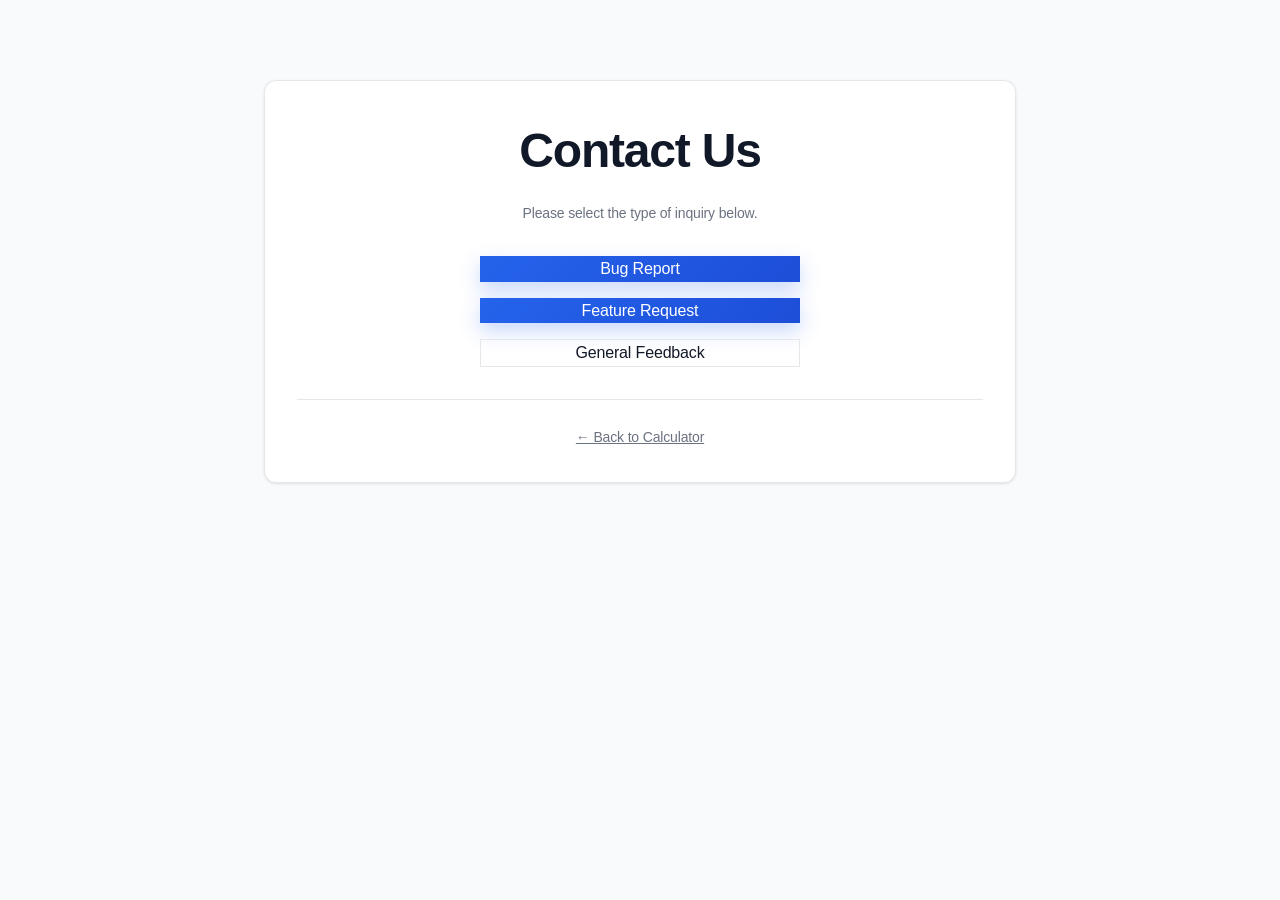
<file: contact.html>
<!DOCTYPE html>
<html lang="en">
<head>
    <meta charset="UTF-8">
    <meta name="viewport" content="width=device-width, initial-scale=1.0">
    <!-- Google tag (gtag.js) -->
    <script async src="https://www.googletagmanager.com/gtag/js?id=G-1VDXWTL2CJ"></script>
    <script>
      window.dataLayer = window.dataLayer || [];
      function gtag(){dataLayer.push(arguments);}
      gtag('js', new Date());

      gtag('config', 'G-1VDXWTL2CJ');
    </script>
    <!-- Favicon -->
    <link rel="icon" type="image/svg+xml" href="favicon.svg">
    <link rel="apple-touch-icon" href="favicon.svg">
    <title>Contact Us — Rivlosys Tools</title>
    <meta name="robots" content="noindex">
    <link rel="stylesheet" href="style.css">
</head>
<body class="light-mode">
    <main class="container" style="padding-top: 5rem; text-align: center;">
        <div class="card">
            <h1>Contact Us</h1>
            <p class="muted" style="margin-bottom: 2rem;">Please select the type of inquiry below.</p>
            <div style="display: flex; flex-direction: column; gap: 1rem; max-width: 320px; margin: 0 auto;">
                <a href="mailto:helpinbx@gmail.com?subject=Bug Report" class="primary-btn" style="text-decoration:none;">Bug Report</a>
                <a href="mailto:helpinbx@gmail.com?subject=Feature Request" class="primary-btn" style="text-decoration:none;">Feature Request</a>
                <a href="mailto:helpinbx@gmail.com?subject=General Feedback" class="secondary-btn" style="text-decoration:none;">General Feedback</a>
            </div>
            <div style="margin-top: 2rem; border-top: 1px solid var(--border); padding-top: 1.5rem;">
                <a href="index.html" class="muted">← Back to Calculator</a>
            </div>
        </div>
    </main>
</body>
</html>
</file>
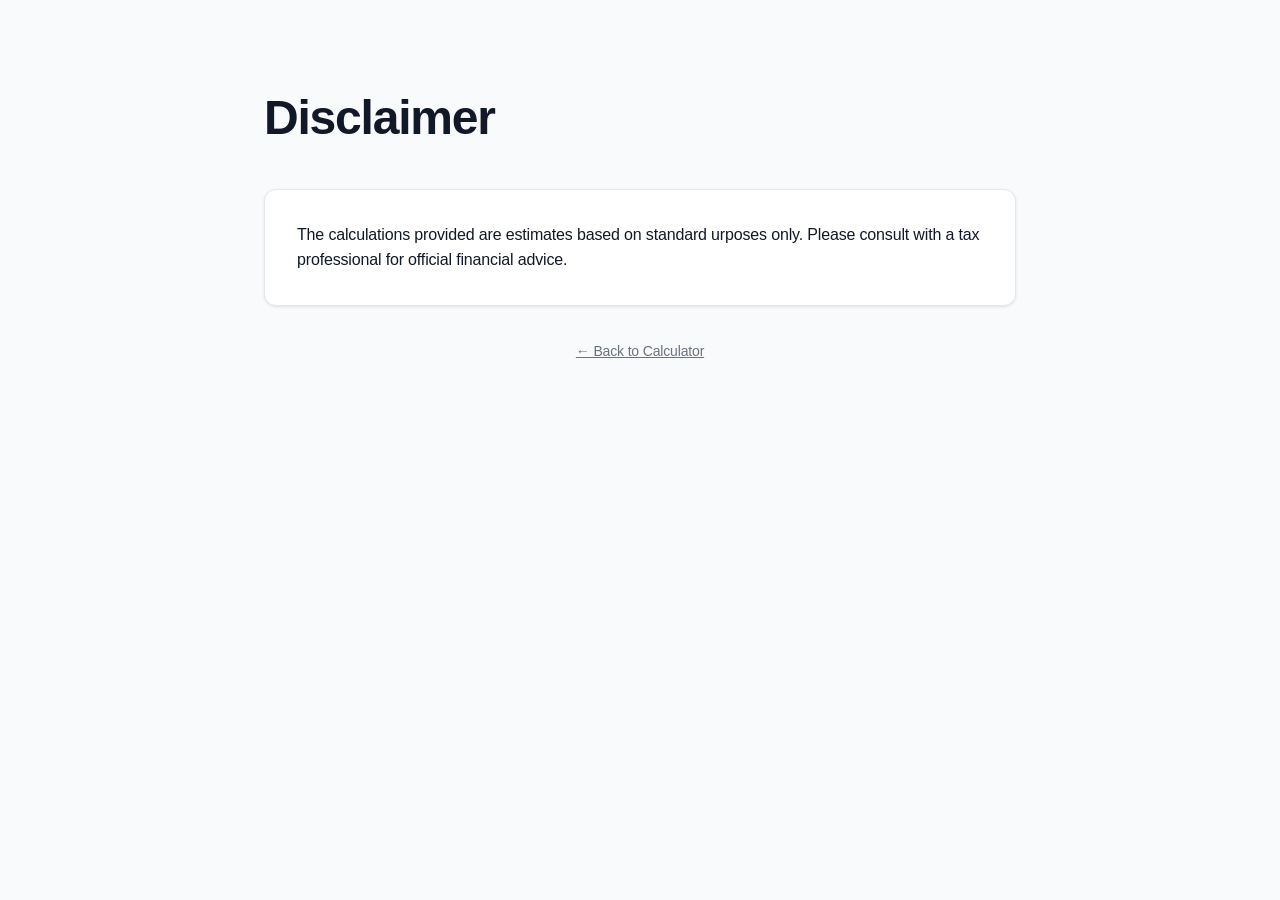
<file: disclaimer.html>
<!DOCTYPE html>
<html lang="en">
<head>
    <meta charset="UTF-8">
    <meta name="viewport" content="width=device-width, initial-scale=1.0">
    <!-- Google tag (gtag.js) -->
    <script async src="https://www.googletagmanager.com/gtag/js?id=G-1VDXWTL2CJ"></script>
    <script>
      window.dataLayer = window.dataLayer || [];
      function gtag(){dataLayer.push(arguments);}
      gtag('js', new Date());

      gtag('config', 'G-1VDXWTL2CJ');
    </script>
    <!-- Favicon -->
    <link rel="icon" type="image/svg+xml" href="favicon.svg">
    <link rel="apple-touch-icon" href="favicon.svg">
    <title>Disclaimer — usecos</title>
    <meta name="robots" content="noindex">
    <link rel="stylesheet" href="style.css">
</head>
<body class="light-mode">
    <main class="container" style="padding: 5rem 1.5rem;">
        <h1>Disclaimer</h1>
        <div class="card" style="margin-top: 2rem;">
            <p>The calculations provided are estimates based on standard urposes only. Please consult with a tax professional for official financial advice.</p>
        </div>
        <div style="margin-top: 2rem; text-align: center;">
            <a href="index.html" class="muted">← Back to Calculator</a>
        </div>
    </main>
</body>
</html>
</file>
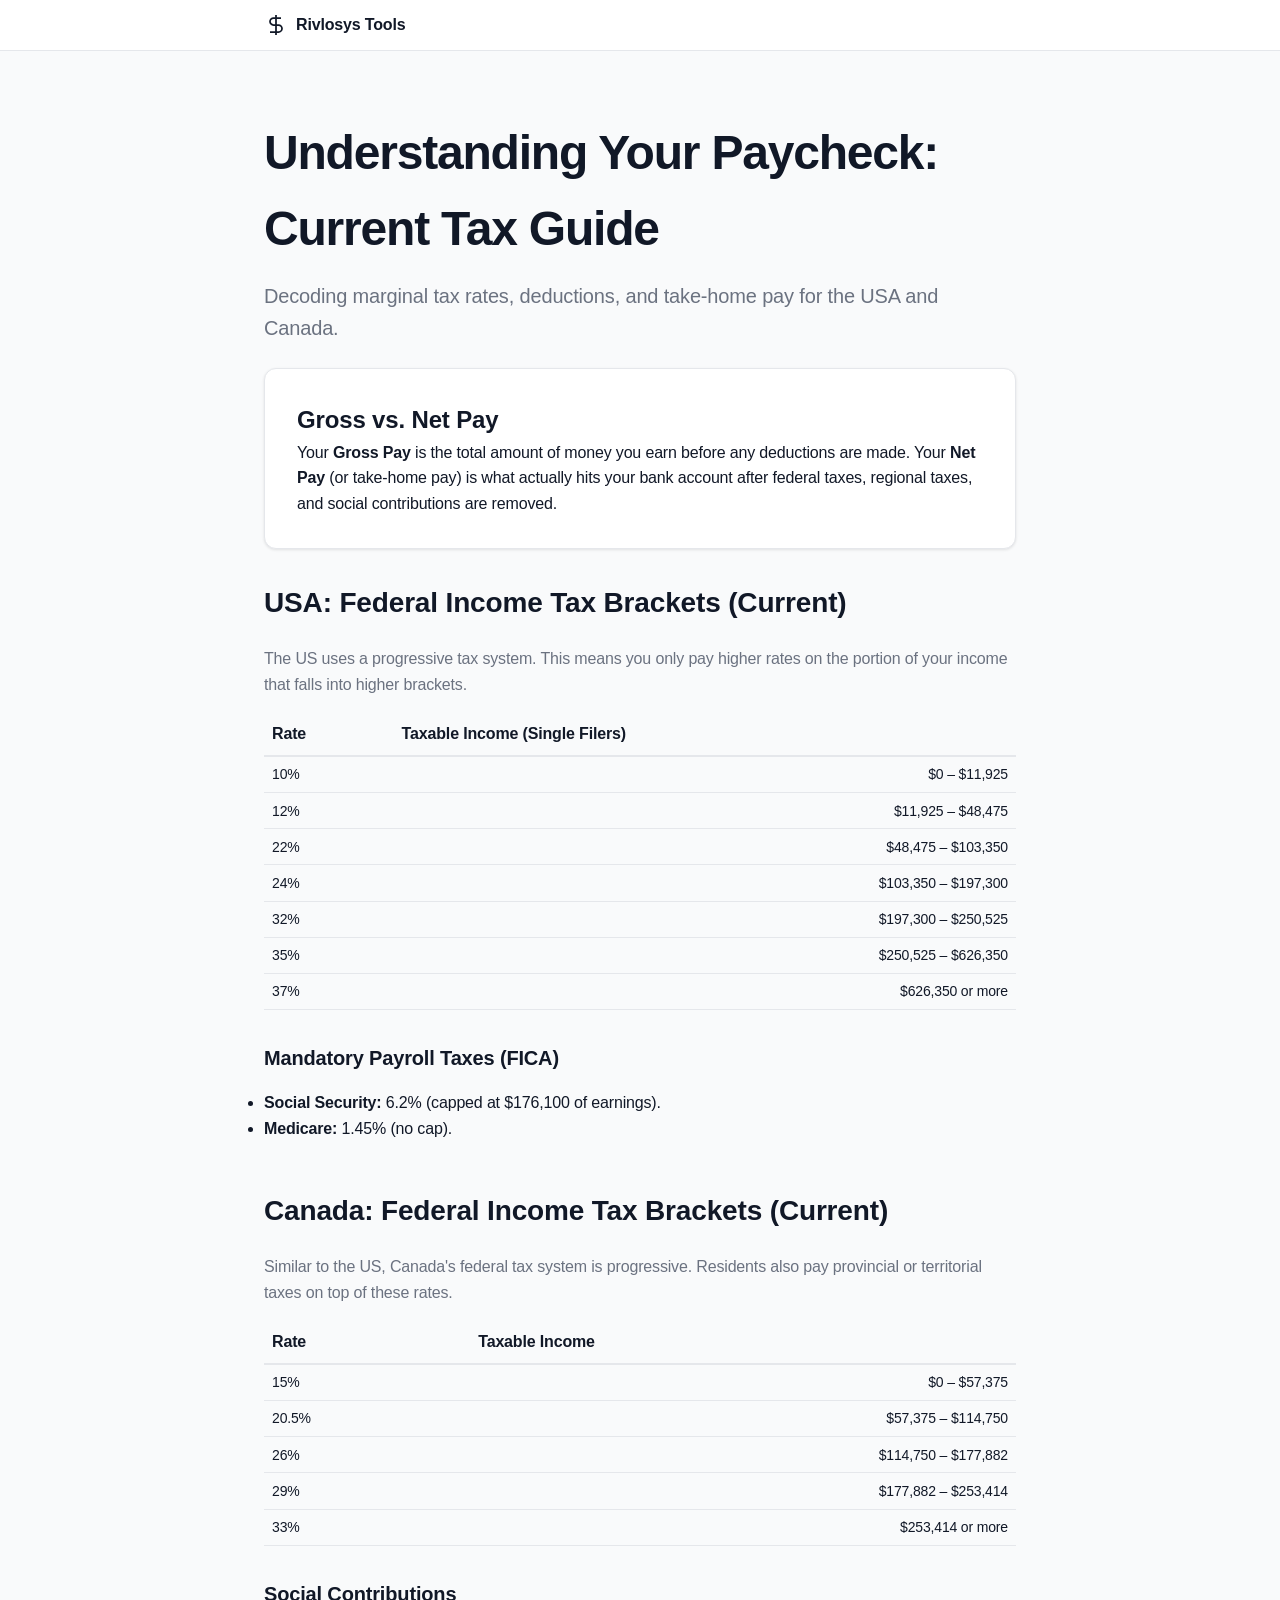
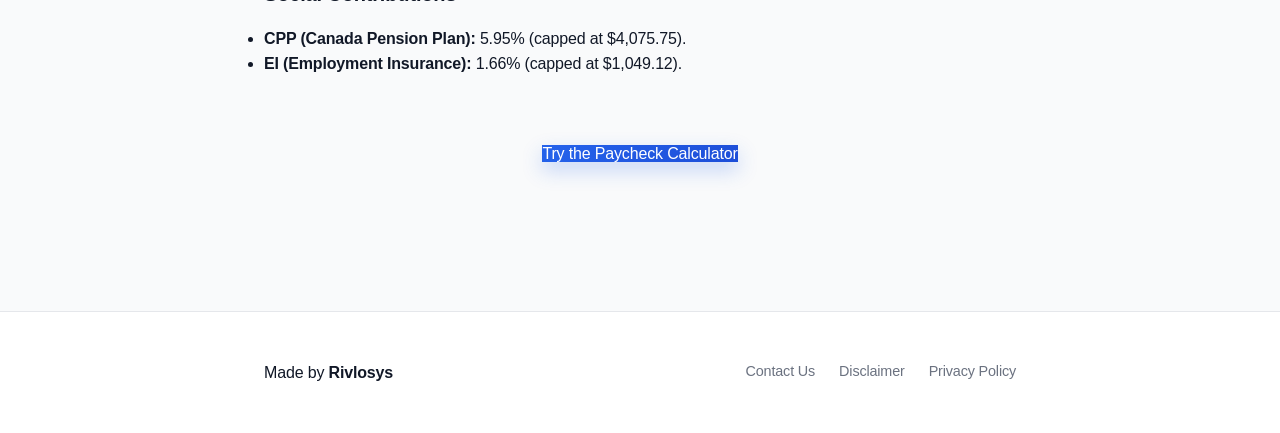
<file: guide.html>
<!DOCTYPE html>
<html lang="en">
<head>
    <meta charset="UTF-8">
    <meta name="viewport" content="width=device-width, initial-scale=1.0">
    <!-- Google tag (gtag.js) -->
    <script async src="https://www.googletagmanager.com/gtag/js?id=G-1VDXWTL2CJ"></script>
    <script>
      window.dataLayer = window.dataLayer || [];
      function gtag(){dataLayer.push(arguments);}
      gtag('js', new Date());
      gtag('config', 'G-1VDXWTL2CJ');
    </script>
    <!-- Favicon -->
    <link rel="icon" type="image/svg+xml" href="favicon.svg">
    <link rel="apple-touch-icon" href="favicon.svg">
    <title>Tax Brackets Guide: USA & Canada Paycheck Explained</title>
    <meta name="description" content="Master your money with our guide to tax brackets in the USA and Canada. Learn how marginal tax rates, FICA, CPP, and EI impact your take-home pay.">
    <meta name="robots" content="index, follow">
    <link rel="canonical" href="https://pay.usecos.app/guide.html">
    <link rel="stylesheet" href="style.css">

    <script type="application/ld+json">
    {
      "@context": "https://schema.org",
      "@type": "Article",
      "headline": "Understanding Your Paycheck: The 2026 Guide to Tax Brackets",
      "description": "A comprehensive guide to understanding how federal and regional taxes are calculated in the United States and Canada.",
      "author": {
        "@type": "Organization",
        "name": "Rivlosys Tools"
      },
      "publisher": {
        "@type": "Organization",
        "name": "Rivlosys Tools",
        "logo": {
          "@type": "ImageObject",
          "url": "https://pay.usecos.app/favicon.svg"
        }
      },
      "datePublished": "2026-01-01"
    }
    </script>
</head>
<body class="light-mode">
    <header>
        <nav class="container">
            <a href="index.html" class="logo" style="text-decoration: none; color: inherit;">
                <svg width="24" height="24" viewBox="0 0 24 24" fill="none" stroke="currentColor" stroke-width="1.75"><path d="M12 2v20M17 5H9.5a3.5 3.5 0 0 0 0 7h5a3.5 3.5 0 0 1 0 7H6"/></svg>
                <span>Rivlosys Tools</span>
            </a>
        </nav>
    </header>

    <main class="container">
        <article class="content-seo">
            <h1>Understanding Your Paycheck: <span class="dynamic-year">Current</span> Tax Guide</h1>
            <p class="hero-sub">Decoding marginal tax rates, deductions, and take-home pay for the USA and Canada.</p>

            <section class="card" style="margin-bottom: 2rem;">
                <h2 id="how-to-read">Gross vs. Net Pay</h2>
                <p>Your <strong>Gross Pay</strong> is the total amount of money you earn before any deductions are made. Your <strong>Net Pay</strong> (or take-home pay) is what actually hits your bank account after federal taxes, regional taxes, and social contributions are removed.</p>
            </section>

            <section class="seo-text">
                <h2 id="tax-brackets">USA: Federal Income Tax Brackets (<span class="dynamic-year">Current</span>)</h2>
                <p>The US uses a progressive tax system. This means you only pay higher rates on the portion of your income that falls into higher brackets.</p>
                <table class="breakdown-table" style="max-width: 100%; margin: 1rem 0;">
                    <thead>
                        <tr style="border-bottom: 2px solid var(--border);">
                            <th style="text-align: left; padding: 0.5rem;">Rate</th>
                            <th style="text-align: left; padding: 0.5rem;">Taxable Income (Single Filers)</th>
                        </tr>
                    </thead>
                    <tbody>
                        <tr><td>10%</td><td>$0 – $11,925</td></tr>
                        <tr><td>12%</td><td>$11,925 – $48,475</td></tr>
                        <tr><td>22%</td><td>$48,475 – $103,350</td></tr>
                        <tr><td>24%</td><td>$103,350 – $197,300</td></tr>
                        <tr><td>32%</td><td>$197,300 – $250,525</td></tr>
                        <tr><td>35%</td><td>$250,525 – $626,350</td></tr>
                        <tr><td>37%</td><td>$626,350 or more</td></tr>
                    </tbody>
                </table>
                <h3>Mandatory Payroll Taxes (FICA)</h3>
                <ul>
                    <li><strong>Social Security:</strong> 6.2% (capped at $176,100 of earnings).</li>
                    <li><strong>Medicare:</strong> 1.45% (no cap).</li>
                </ul>
            </section>

            <section class="seo-text" style="margin-top: 3rem;">
                <h2>Canada: Federal Income Tax Brackets (<span class="dynamic-year">Current</span>)</h2>
                <p>Similar to the US, Canada's federal tax system is progressive. Residents also pay provincial or territorial taxes on top of these rates.</p>
                <table class="breakdown-table" style="max-width: 100%; margin: 1rem 0;">
                    <thead>
                        <tr style="border-bottom: 2px solid var(--border);">
                            <th style="text-align: left; padding: 0.5rem;">Rate</th>
                            <th style="text-align: left; padding: 0.5rem;">Taxable Income</th>
                        </tr>
                    </thead>
                    <tbody>
                        <tr><td>15%</td><td>$0 – $57,375</td></tr>
                        <tr><td>20.5%</td><td>$57,375 – $114,750</td></tr>
                        <tr><td>26%</td><td>$114,750 – $177,882</td></tr>
                        <tr><td>29%</td><td>$177,882 – $253,414</td></tr>
                        <tr><td>33%</td><td>$253,414 or more</td></tr>
                    </tbody>
                </table>
                <h3>Social Contributions</h3>
                <ul>
                    <li><strong>CPP (Canada Pension Plan):</strong> 5.95% (capped at $4,075.75).</li>
                    <li><strong>EI (Employment Insurance):</strong> 1.66% (capped at $1,049.12).</li>
                </ul>
            </section>

            <div style="text-align: center; margin-top: 4rem;">
                <a href="index.html" class="primary-btn" style="text-decoration: none;">Try the Paycheck Calculator</a>
            </div>
        </article>
    </main>

    <footer>
        <div class="container footer-grid">
            <p>Made by <strong>Rivlosys</strong></p>
            <div class="footer-links">
                <a href="contact.html">Contact Us</a>
                <a href="disclaimer.html">Disclaimer</a>
                <a href="privacy.html">Privacy Policy</a>
            </div>
        </div>
    </footer>
    <script src="app.js"></script>
</body>
</html>
</file>
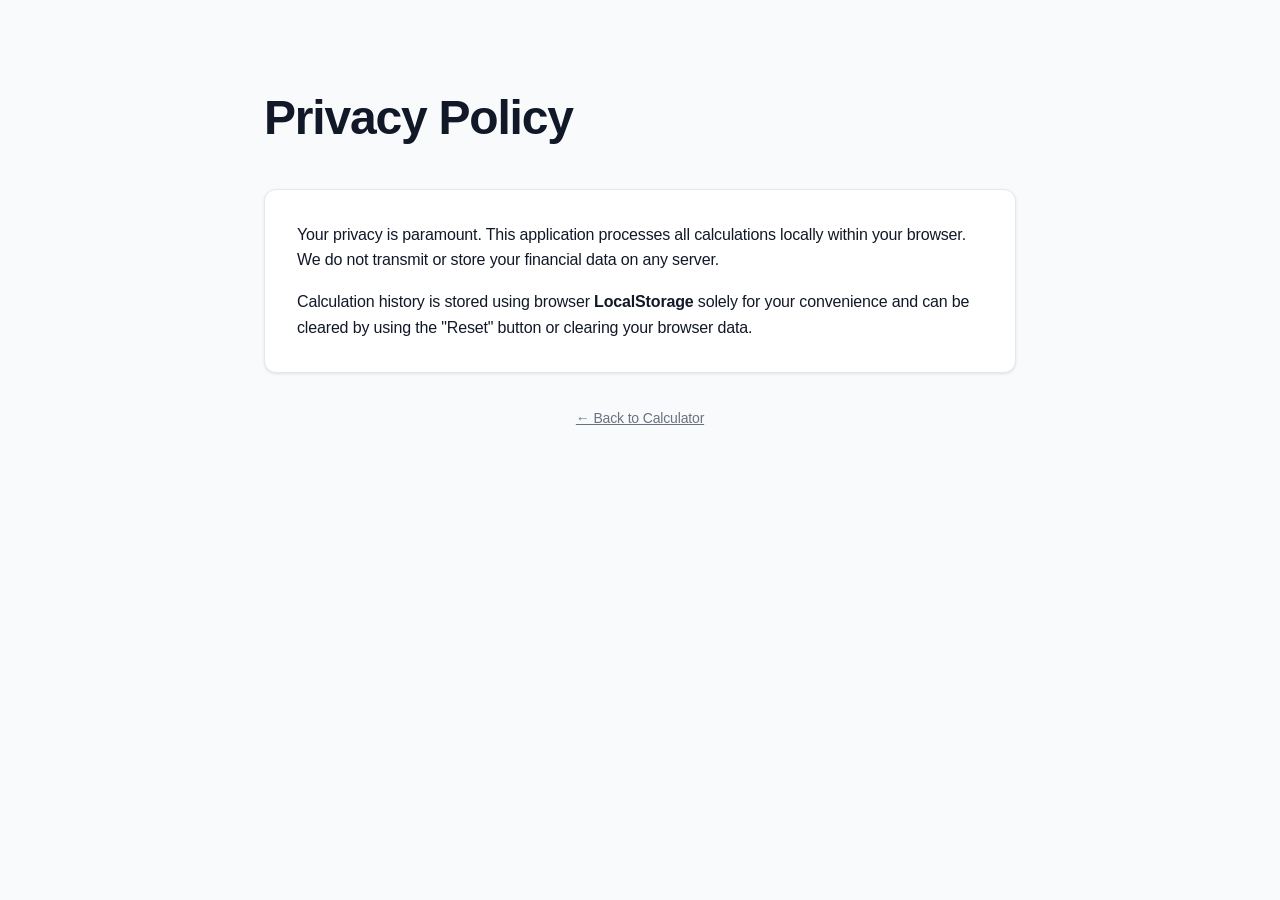
<file: privacy.html>
<!DOCTYPE html>
<html lang="en">
<head>
    <meta charset="UTF-8">
    <meta name="viewport" content="width=device-width, initial-scale=1.0">
    <!-- Google tag (gtag.js) -->
    <script async src="https://www.googletagmanager.com/gtag/js?id=G-1VDXWTL2CJ"></script>
    <script>
      window.dataLayer = window.dataLayer || [];
      function gtag(){dataLayer.push(arguments);}
      gtag('js', new Date());

      gtag('config', 'G-1VDXWTL2CJ');
    </script>
    <!-- Favicon -->
    <link rel="icon" type="image/svg+xml" href="favicon.svg">
    <link rel="apple-touch-icon" href="favicon.svg">
    <title>Privacy Policy — usecos</title>
    <meta name="robots" content="noindex">
    <link rel="stylesheet" href="style.css">
</head>
<body class="light-mode">
    <main class="container" style="padding: 5rem 1.5rem;">
        <h1>Privacy Policy</h1>
        <div class="card" style="margin-top: 2rem;">
            <p>Your privacy is paramount. This application processes all calculations locally within your browser. We do not transmit or store your financial data on any server.</p>
            <p style="margin-top: 1rem;">Calculation history is stored using browser <strong>LocalStorage</strong> solely for your convenience and can be cleared by using the "Reset" button or clearing your browser data.</p>
        </div>
        <div style="margin-top: 2rem; text-align: center;">
            <a href="index.html" class="muted">← Back to Calculator</a>
        </div>
    </main>
</body>
</html>
</file>
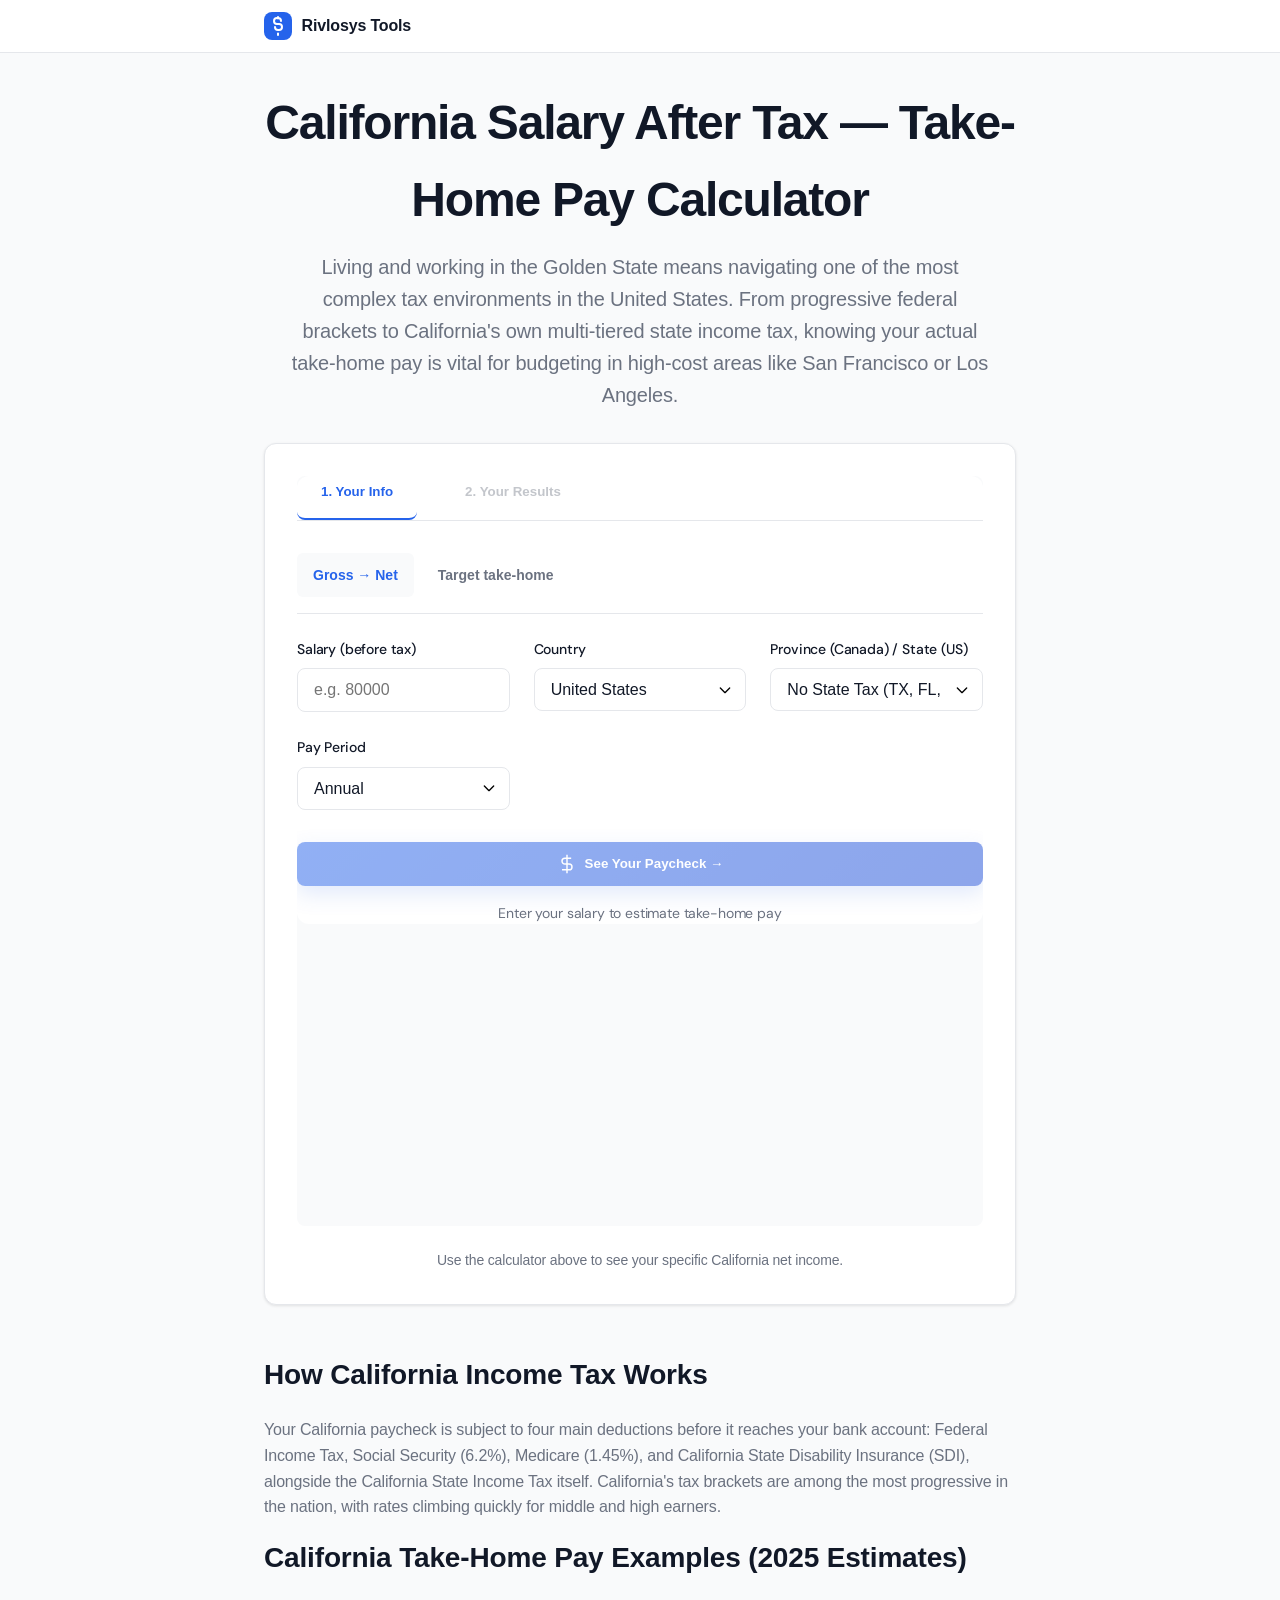
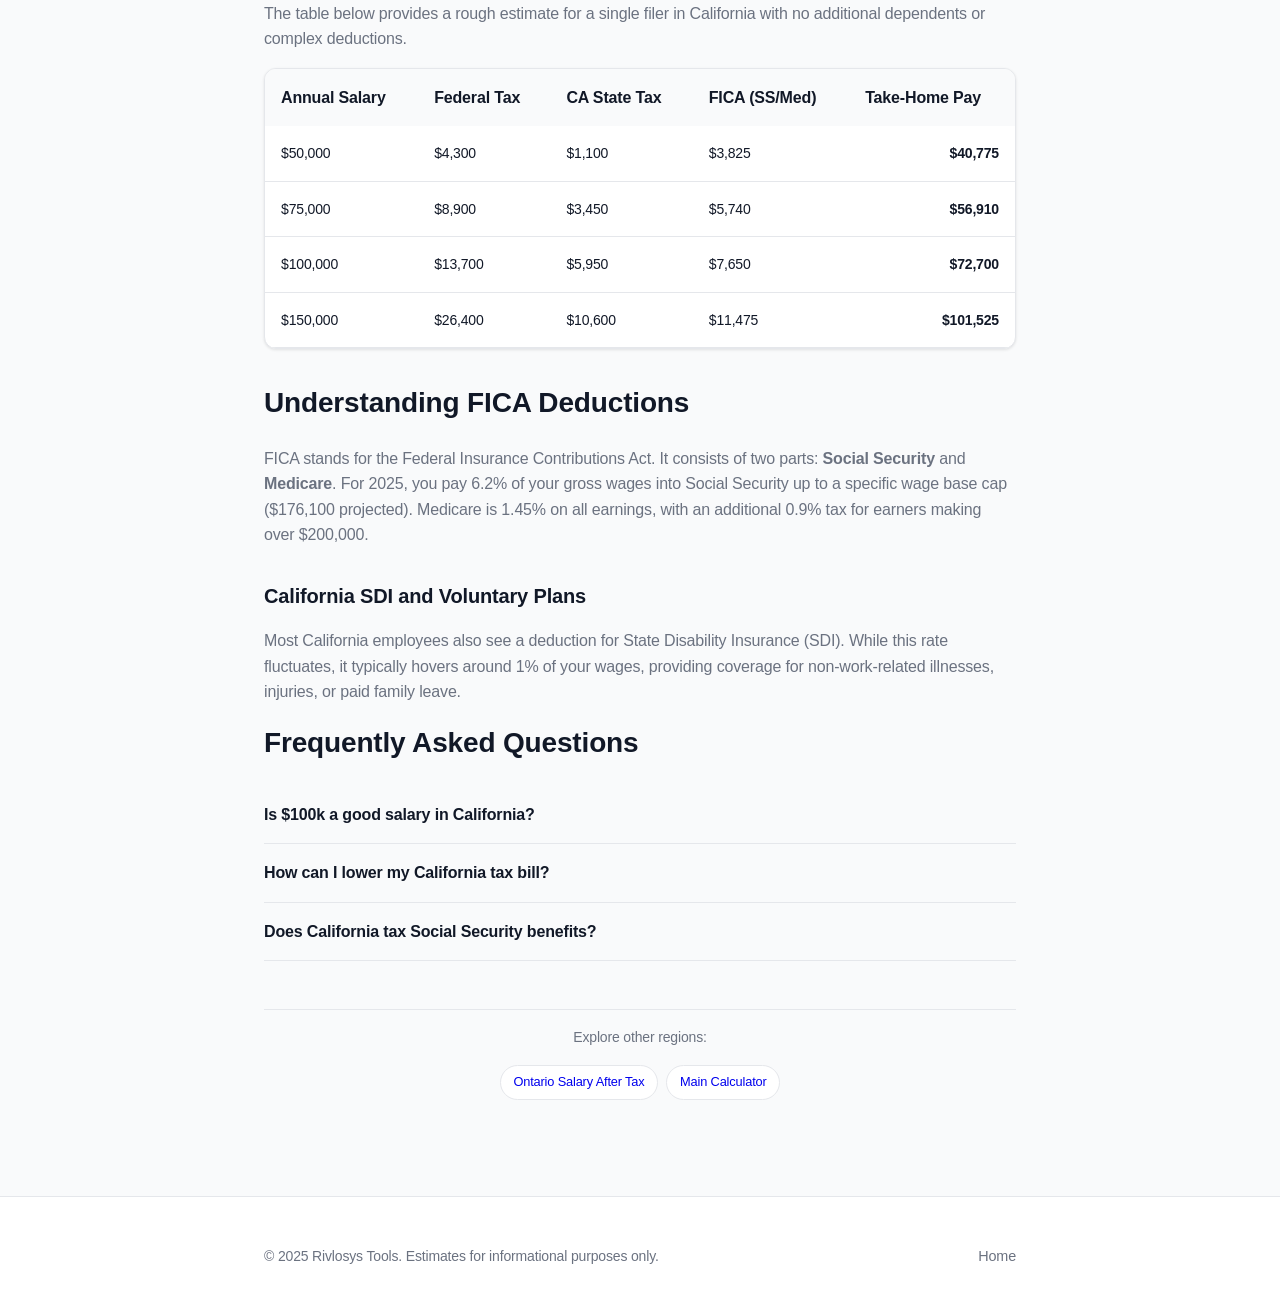
<file: blog/california-salary-after-tax.html>
<!DOCTYPE html>
<html lang="en">
<head>
    <meta charset="UTF-8">
    <meta name="viewport" content="width=device-width, initial-scale=1.0">
    <title>California Salary After Tax — Take-Home Pay Calculator (2025)</title>
    <meta name="description" content="See your California take-home pay for 2025. Calculate your salary after Federal tax, California State tax, Social Security, and Medicare. Free CA paycheck calculator.">
    <link rel="stylesheet" href="../style.css">
    <script type="application/ld+json">
    {
      "@context": "https://schema.org",
      "@type": "FAQPage",
      "mainEntity": [{
        "@type": "Question",
        "name": "What is the standard deduction in California for 2025?",
        "acceptedAnswer": { "@type": "Answer", "text": "For the 2025 tax year, the federal standard deduction for single filers is $15,000 (projected), while California has its own separate standard deduction for state income tax purposes." }
      },
      {
        "@type": "Question",
        "name": "How high is California state income tax?",
        "acceptedAnswer": { "@type": "Answer", "text": "California has some of the highest state income tax rates in the US, ranging from 1% up to 13.3% for the highest earners (including the Mental Health Services Act tax)." }
      }]
    }
    </script>
</head>
<body>
    <header>
        <nav class="container">
            <div class="logo">
                <a href="../index.html" style="text-decoration:none; color:inherit; display:flex; align-items:center; gap:0.6rem;">
                    <svg width="28" height="28" viewBox="0 0 28 28" fill="none" xmlns="http://www.w3.org/2000/svg">
                        <rect width="28" height="28" rx="8" fill="#2563eb"/>
                        <path d="M17 9a3 3 0 0 0-3-3h-1a3 3 0 0 0 0 6h2a3 3 0 0 1 0 6h-1a3 3 0 0 1-3-3M14 5v1.5M14 21.5V23" stroke="white" stroke-width="2" stroke-linecap="round"/>
                    </svg>
                    <span>Rivlosys Tools</span>
                </a>
            </div>
        </nav>
    </header>

    <main class="container">
        <section class="hero" style="padding: 2rem 0;">
            <h1>California Salary After Tax — Take-Home Pay Calculator</h1>
            <p class="hero-sub" style="max-width: 700px; margin: 0 auto;">Living and working in the Golden State means navigating one of the most complex tax environments in the United States. From progressive federal brackets to California's own multi-tiered state income tax, knowing your actual take-home pay is vital for budgeting in high-cost areas like San Francisco or Los Angeles.</p>
        </section>

        <div class="card" style="margin-bottom: 3rem;">
            <iframe src="../index.html?country=USA&region=CA" style="width: 100%; height: 750px; border: none; border-radius: 8px;"></iframe>
            <p class="muted" style="text-align: center; margin-top: 1rem;">Use the calculator above to see your specific California net income.</p>
        </div>

        <article class="seo-text">
            <h2>How California Income Tax Works</h2>
            <p>Your California paycheck is subject to four main deductions before it reaches your bank account: Federal Income Tax, Social Security (6.2%), Medicare (1.45%), and California State Disability Insurance (SDI), alongside the California State Income Tax itself. California's tax brackets are among the most progressive in the nation, with rates climbing quickly for middle and high earners.</p>
            
            <h2>California Take-Home Pay Examples (2025 Estimates)</h2>
            <p>The table below provides a rough estimate for a single filer in California with no additional dependents or complex deductions.</p>
            
            <div class="card" style="overflow-x: auto; padding: 0;">
                <table class="breakdown-table">
                    <thead>
                        <tr style="background: var(--bg);">
                            <th style="padding: 1rem;">Annual Salary</th>
                            <th style="padding: 1rem;">Federal Tax</th>
                            <th style="padding: 1rem;">CA State Tax</th>
                            <th style="padding: 1rem;">FICA (SS/Med)</th>
                            <th style="padding: 1rem;">Take-Home Pay</th>
                        </tr>
                    </thead>
                    <tbody>
                        <tr><td style="padding: 1rem;">$50,000</td><td style="padding: 1rem;">$4,300</td><td style="padding: 1rem;">$1,100</td><td style="padding: 1rem;">$3,825</td><td style="padding: 1rem;"><strong>$40,775</strong></td></tr>
                        <tr><td style="padding: 1rem;">$75,000</td><td style="padding: 1rem;">$8,900</td><td style="padding: 1rem;">$3,450</td><td style="padding: 1rem;">$5,740</td><td style="padding: 1rem;"><strong>$56,910</strong></td></tr>
                        <tr><td style="padding: 1rem;">$100,000</td><td style="padding: 1rem;">$13,700</td><td style="padding: 1rem;">$5,950</td><td style="padding: 1rem;">$7,650</td><td style="padding: 1rem;"><strong>$72,700</strong></td></tr>
                        <tr><td style="padding: 1rem;">$150,000</td><td style="padding: 1rem;">$26,400</td><td style="padding: 1rem;">$10,600</td><td style="padding: 1rem;">$11,475</td><td style="padding: 1rem;"><strong>$101,525</strong></td></tr>
                    </tbody>
                </table>
            </div>

            <h2 style="margin-top: 2rem;">Understanding FICA Deductions</h2>
            <p>FICA stands for the Federal Insurance Contributions Act. It consists of two parts: <strong>Social Security</strong> and <strong>Medicare</strong>. For 2025, you pay 6.2% of your gross wages into Social Security up to a specific wage base cap ($176,100 projected). Medicare is 1.45% on all earnings, with an additional 0.9% tax for earners making over $200,000.</p>

            <h3>California SDI and Voluntary Plans</h3>
            <p>Most California employees also see a deduction for State Disability Insurance (SDI). While this rate fluctuates, it typically hovers around 1% of your wages, providing coverage for non-work-related illnesses, injuries, or paid family leave.</p>

            <h2>Frequently Asked Questions</h2>
            <details>
                <summary>Is $100k a good salary in California?</summary>
                <p>While $100,000 is significantly higher than the national average, in California metros like the Bay Area or Orange County, it is often considered a "middle-class" income due to extremely high rent and cost of living.</p>
            </details>
            <details>
                <summary>How can I lower my California tax bill?</summary>
                <p>Contributing to a 401(k) or a Traditional IRA can reduce your taxable income at both the federal and state levels. California also offers various credits for renters and families with children.</p>
            </details>
            <details>
                <summary>Does California tax Social Security benefits?</summary>
                <p>No, California is one of the states that does not tax Social Security retirement benefits, which is a major plus for retirees living in the state.</p>
            </details>

            <div class="compare-box" style="border-top: 1px solid var(--border); margin-top: 3rem;">
                <p class="muted">Explore other regions:</p>
                <div class="chips-container" style="justify-content: center; margin-top: 1rem;">
                    <a href="ontario-salary-after-tax.html" class="chip" style="text-decoration:none;">Ontario Salary After Tax</a>
                    <a href="../index.html" class="chip" style="text-decoration:none;">Main Calculator</a>
                </div>
            </div>
        </article>
    </main>

    <footer style="margin-top: 5rem;">
        <div class="container footer-grid">
            <p class="muted">© 2025 Rivlosys Tools. Estimates for informational purposes only.</p>
            <div class="footer-links">
                <a href="../index.html">Home</a>
            </div>
        </div>
    </footer>
</body>
</html>
</file>
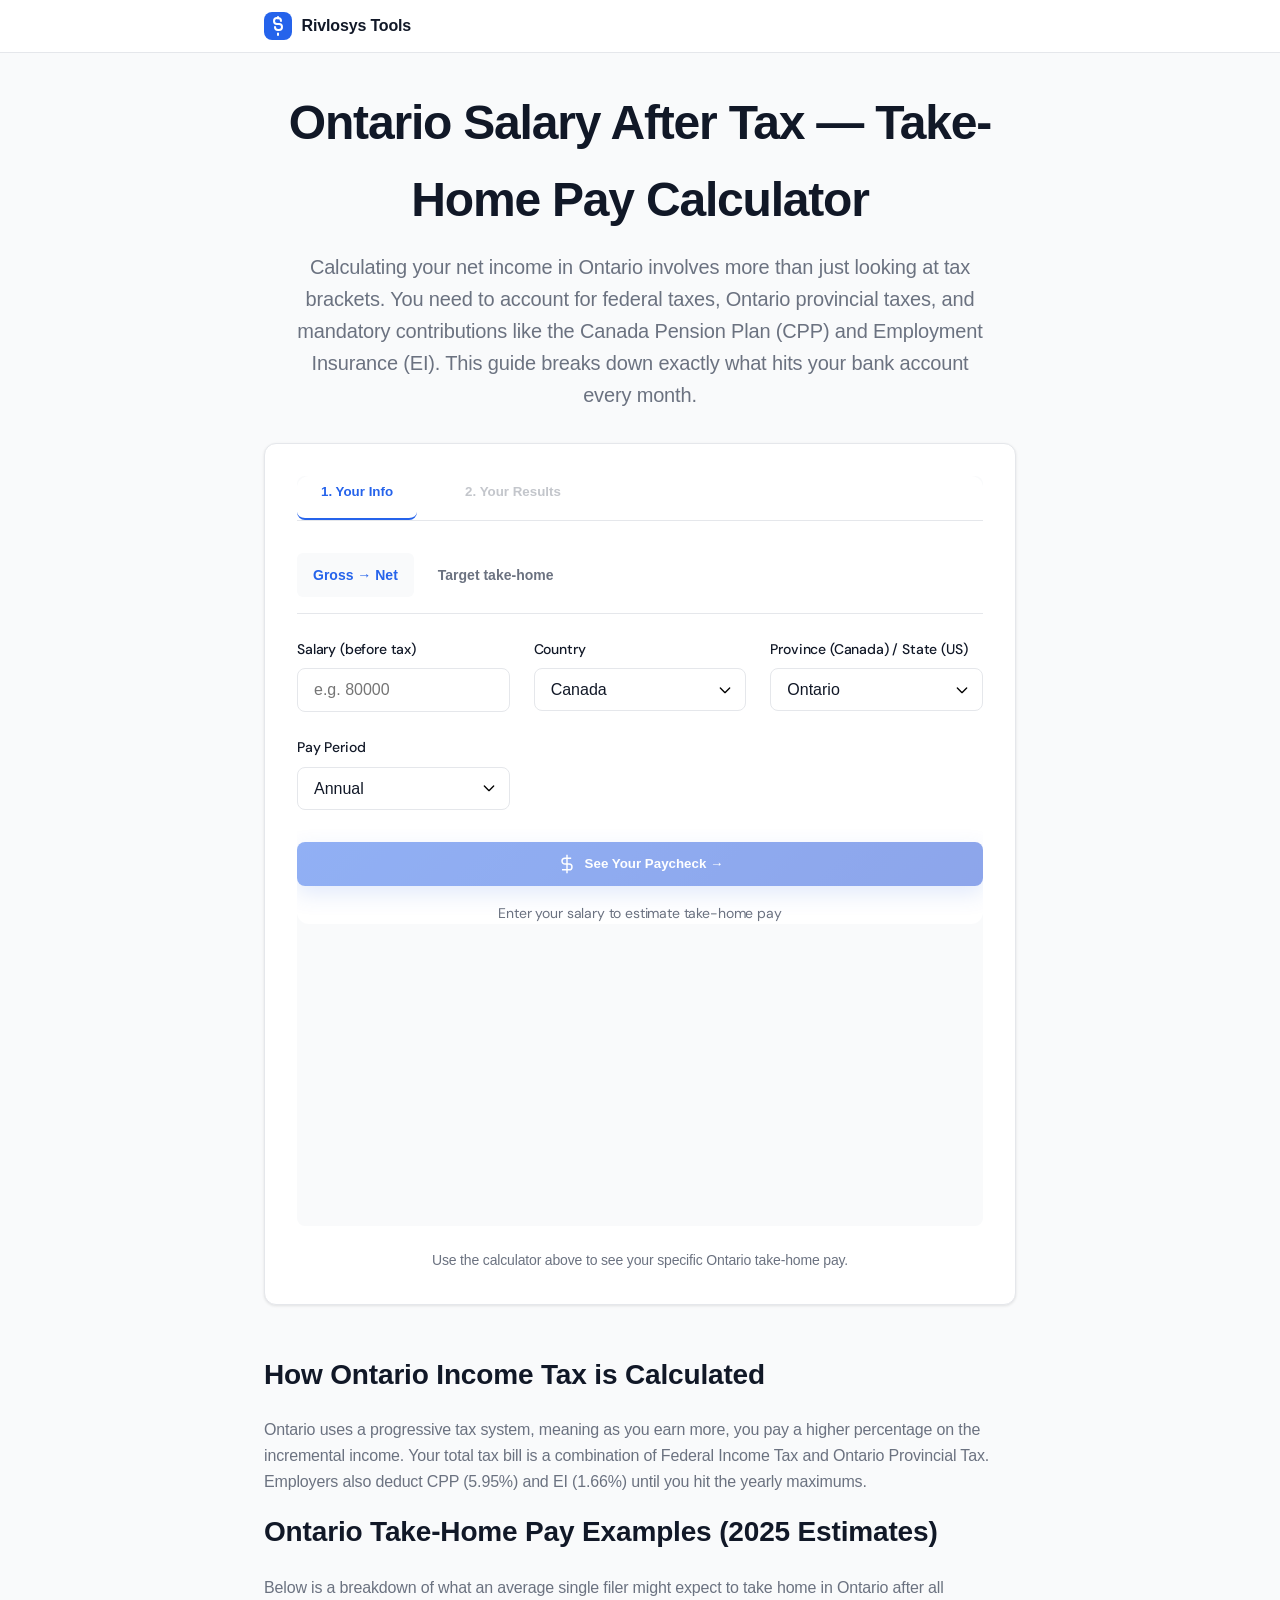
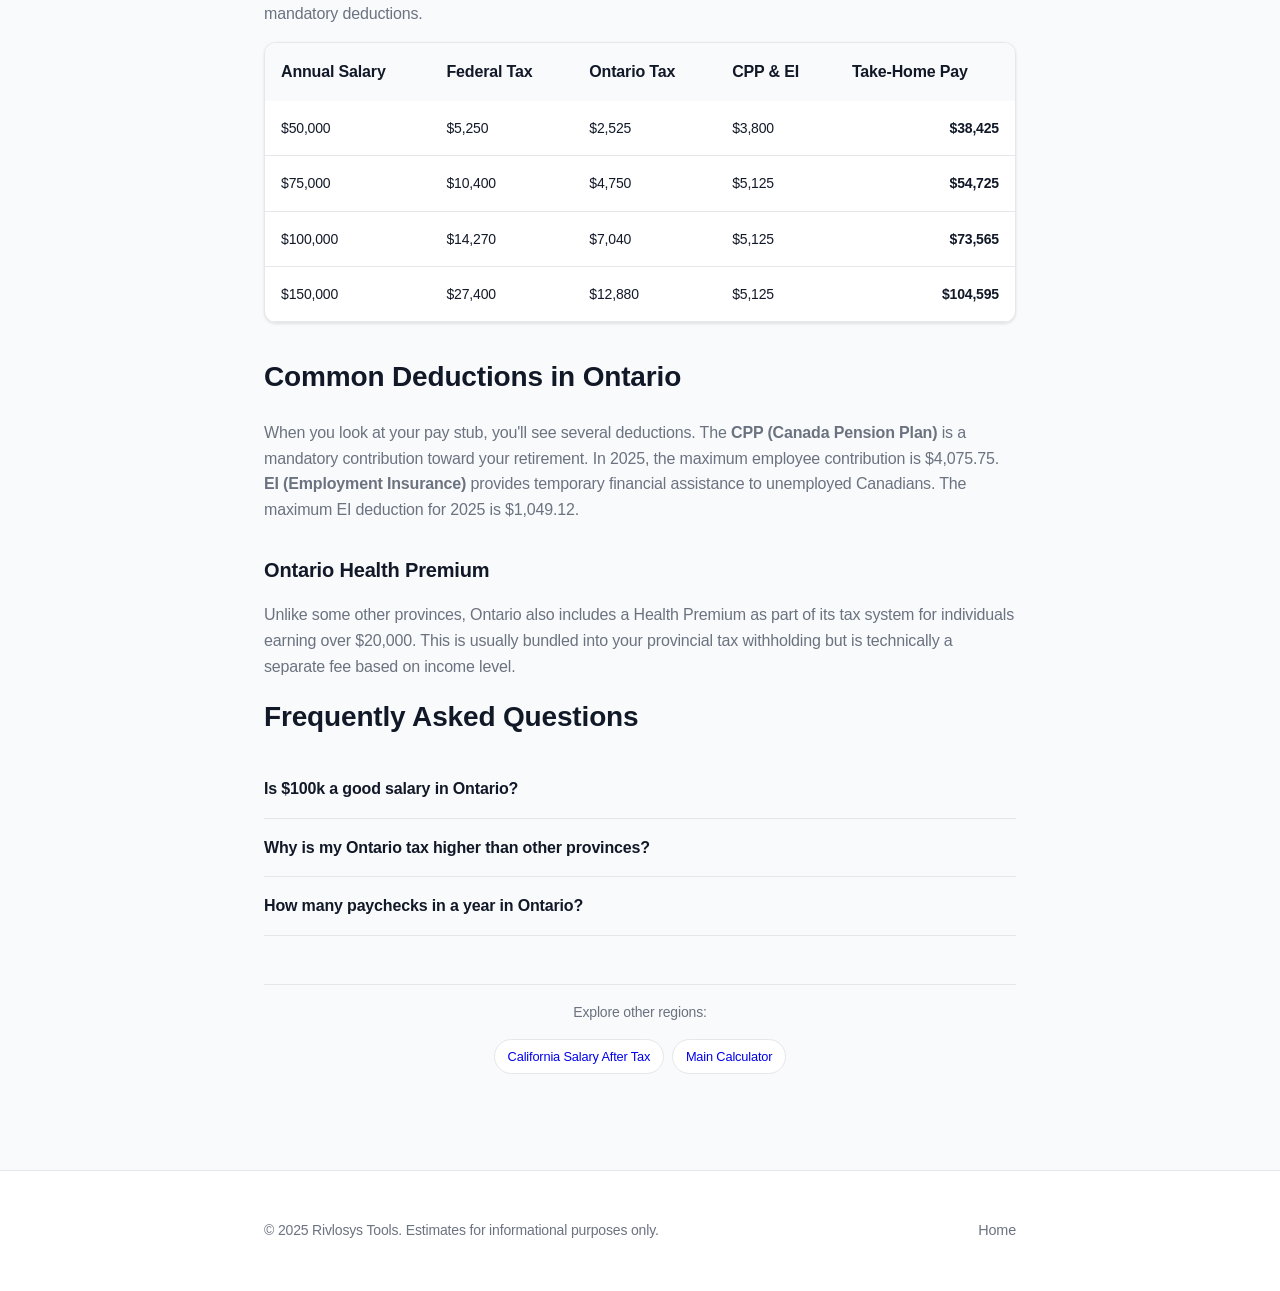
<file: blog/ontario-salary-after-tax.html>
<!DOCTYPE html>
<html lang="en">
<head>
    <meta charset="UTF-8">
    <meta name="viewport" content="width=device-width, initial-scale=1.0">
    <title>Ontario Salary After Tax — Take-Home Pay Calculator (2025)</title>
    <meta name="description" content="Calculate your Ontario take-home pay for 2025. See your salary after federal tax, provincial tax, CPP, and EI. Free Ontario paycheck calculator with examples.">
    <link rel="stylesheet" href="../style.css">
    <script type="application/ld+json">
    {
      "@context": "https://schema.org",
      "@type": "FAQPage",
      "mainEntity": [{
        "@type": "Question",
        "name": "What is the basic personal amount in Ontario for 2025?",
        "acceptedAnswer": { "@type": "Answer", "text": "For 2025, the federal basic personal amount is $15,705, and Ontario's provincial amount is adjusted annually for inflation to help reduce the tax burden on low-income earners." }
      },
      {
        "@type": "Question",
        "name": "How much CPP and EI will I pay in Ontario?",
        "acceptedAnswer": { "@type": "Answer", "text": "In 2025, the CPP contribution rate is 5.95% up to a maximum of $4,075.75. The EI rate is 1.66% up to a maximum of $1,049.12." }
      }]
    }
    </script>
</head>
<body>
    <header>
        <nav class="container">
            <div class="logo">
                <a href="../index.html" style="text-decoration:none; color:inherit; display:flex; align-items:center; gap:0.6rem;">
                    <svg width="28" height="28" viewBox="0 0 28 28" fill="none" xmlns="http://www.w3.org/2000/svg">
                        <rect width="28" height="28" rx="8" fill="#2563eb"/>
                        <path d="M17 9a3 3 0 0 0-3-3h-1a3 3 0 0 0 0 6h2a3 3 0 0 1 0 6h-1a3 3 0 0 1-3-3M14 5v1.5M14 21.5V23" stroke="white" stroke-width="2" stroke-linecap="round"/>
                    </svg>
                    <span>Rivlosys Tools</span>
                </a>
            </div>
        </nav>
    </header>

    <main class="container">
        <section class="hero" style="padding: 2rem 0;">
            <h1>Ontario Salary After Tax — Take-Home Pay Calculator</h1>
            <p class="hero-sub" style="max-width: 700px; margin: 0 auto;">Calculating your net income in Ontario involves more than just looking at tax brackets. You need to account for federal taxes, Ontario provincial taxes, and mandatory contributions like the Canada Pension Plan (CPP) and Employment Insurance (EI). This guide breaks down exactly what hits your bank account every month.</p>
        </section>

        <div class="card" style="margin-bottom: 3rem;">
            <iframe src="../index.html?country=CAN&region=ON" style="width: 100%; height: 750px; border: none; border-radius: 8px;"></iframe>
            <p class="muted" style="text-align: center; margin-top: 1rem;">Use the calculator above to see your specific Ontario take-home pay.</p>
        </div>

        <article class="seo-text">
            <h2>How Ontario Income Tax is Calculated</h2>
            <p>Ontario uses a progressive tax system, meaning as you earn more, you pay a higher percentage on the incremental income. Your total tax bill is a combination of Federal Income Tax and Ontario Provincial Tax. Employers also deduct CPP (5.95%) and EI (1.66%) until you hit the yearly maximums.</p>
            
            <h2>Ontario Take-Home Pay Examples (2025 Estimates)</h2>
            <p>Below is a breakdown of what an average single filer might expect to take home in Ontario after all mandatory deductions.</p>
            
            <div class="card" style="overflow-x: auto; padding: 0;">
                <table class="breakdown-table">
                    <thead>
                        <tr style="background: var(--bg);">
                            <th style="padding: 1rem;">Annual Salary</th>
                            <th style="padding: 1rem;">Federal Tax</th>
                            <th style="padding: 1rem;">Ontario Tax</th>
                            <th style="padding: 1rem;">CPP & EI</th>
                            <th style="padding: 1rem;">Take-Home Pay</th>
                        </tr>
                    </thead>
                    <tbody>
                        <tr><td style="padding: 1rem;">$50,000</td><td style="padding: 1rem;">$5,250</td><td style="padding: 1rem;">$2,525</td><td style="padding: 1rem;">$3,800</td><td style="padding: 1rem;"><strong>$38,425</strong></td></tr>
                        <tr><td style="padding: 1rem;">$75,000</td><td style="padding: 1rem;">$10,400</td><td style="padding: 1rem;">$4,750</td><td style="padding: 1rem;">$5,125</td><td style="padding: 1rem;"><strong>$54,725</strong></td></tr>
                        <tr><td style="padding: 1rem;">$100,000</td><td style="padding: 1rem;">$14,270</td><td style="padding: 1rem;">$7,040</td><td style="padding: 1rem;">$5,125</td><td style="padding: 1rem;"><strong>$73,565</strong></td></tr>
                        <tr><td style="padding: 1rem;">$150,000</td><td style="padding: 1rem;">$27,400</td><td style="padding: 1rem;">$12,880</td><td style="padding: 1rem;">$5,125</td><td style="padding: 1rem;"><strong>$104,595</strong></td></tr>
                    </tbody>
                </table>
            </div>

            <h2 style="margin-top: 2rem;">Common Deductions in Ontario</h2>
            <p>When you look at your pay stub, you'll see several deductions. The <strong>CPP (Canada Pension Plan)</strong> is a mandatory contribution toward your retirement. In 2025, the maximum employee contribution is $4,075.75. <strong>EI (Employment Insurance)</strong> provides temporary financial assistance to unemployed Canadians. The maximum EI deduction for 2025 is $1,049.12.</p>

            <h3>Ontario Health Premium</h3>
            <p>Unlike some other provinces, Ontario also includes a Health Premium as part of its tax system for individuals earning over $20,000. This is usually bundled into your provincial tax withholding but is technically a separate fee based on income level.</p>

            <h2>Frequently Asked Questions</h2>
            <details>
                <summary>Is $100k a good salary in Ontario?</summary>
                <p>A $100,000 salary results in a take-home pay of approximately $6,130 per month. While well above the median, the "value" of this salary depends heavily on your housing costs, especially in high-demand areas like the GTA (Greater Toronto Area).</p>
            </details>
            <details>
                <summary>Why is my Ontario tax higher than other provinces?</summary>
                <p>Ontario's tax rates are generally lower than Quebec's or the Atlantic provinces but can be higher than Alberta or BC for middle-to-high income earners depending on specific tax brackets.</p>
            </details>
            <details>
                <summary>How many paychecks in a year in Ontario?</summary>
                <p>Most Ontario employees are paid bi-weekly, resulting in 26 pay periods per year. Some employers use a semi-monthly schedule (24 pay periods) or monthly (12 pay periods).</p>
            </details>

            <div class="compare-box" style="border-top: 1px solid var(--border); margin-top: 3rem;">
                <p class="muted">Explore other regions:</p>
                <div class="chips-container" style="justify-content: center; margin-top: 1rem;">
                    <a href="california-salary-after-tax.html" class="chip" style="text-decoration:none;">California Salary After Tax</a>
                    <a href="../index.html" class="chip" style="text-decoration:none;">Main Calculator</a>
                </div>
            </div>
        </article>
    </main>

    <footer style="margin-top: 5rem;">
        <div class="container footer-grid">
            <p class="muted">© 2025 Rivlosys Tools. Estimates for informational purposes only.</p>
            <div class="footer-links">
                <a href="../index.html">Home</a>
            </div>
        </div>
    </footer>
</body>
</html>
</file>
<file: style.css>
:root {
    --primary: #2563eb;
    --primary-hover: #1d4ed8;
    --bg: #f9fafb;
    --card-bg: #ffffff;
    --text: #111827;
    --text-muted: #6b7280;
    --border: #e5e7eb;
    --radius: 12px;
}

body.dark-mode {
    --bg: #0f172a;
    --card-bg: #1e293b;
    --text: #f8fafc;
    --text-muted: #94a3b8;
    --border: #334155;
}

* { box-sizing: border-box; margin: 0; padding: 0; }
body { 
    font-family: 'DM Sans', sans-serif; 
    background: var(--bg); 
    color: var(--text); 
    line-height: 1.6; 
    transition: background 0.3s ease; 
    font-feature-settings: "cv02", "cv03", "cv04", "cv11";
    letter-spacing: -0.01em;
}
.container { max-width: 800px; margin: 0 auto; padding: 0 1.5rem; }

header { background: var(--card-bg); border-bottom: 1px solid var(--border); padding: 0.75rem 0; }
nav { display: flex; justify-content: space-between; align-items: center; }
.logo { display: flex; align-items: center; justify-content: center; gap: 8px; font-weight: 600; text-decoration: none; }
.logo svg { flex-shrink: 0; }

.wordmark {
  font-weight: 700;
  font-size: 28px;
  letter-spacing: -1px;
  color: var(--text);
  display: flex;
  align-items: center;
  gap: 0;
}
.wordmark svg { margin-right: 6px; }
.wordmark span {
  display: inline-block;
  background: linear-gradient(90deg, #1b76df 0%, #22c98a 50%, #1b76df 100%);
  background-size: 200% auto;
  -webkit-background-clip: text;
  -webkit-text-fill-color: transparent;
  background-clip: text;
  animation: gradientShift 3s 0.3s ease-in-out infinite alternate;
}
@keyframes gradientShift { 0% { background-position: left center; } 100% { background-position: right center; } }

.hero { text-align: center; padding: 4rem 0 3rem; }
h1 { font-size: 3rem; font-weight: 800; margin-bottom: 0.75rem; transition: opacity 0.3s; letter-spacing: -0.025em; }
.hero-sub { font-size: 1.25rem; color: var(--text-muted); margin-bottom: 1.5rem; }
.hook-line {
    font-weight: 600;
    color: var(--primary);
    margin-bottom: 2rem;
    font-size: 1.1rem;
    animation: fadeIn 0.8s ease-out;
}
.trust-bar { display: inline-flex; align-items: center; gap: 0.75rem; color: var(--text-muted); font-size: 0.875rem; border: 1px solid var(--border); padding: 0.25rem 0.75rem; border-radius: 99px; }
.trust-bar span:not(:last-child)::after { content: "·"; margin-left: 0.75rem; opacity: 0.5; }

.card { background: var(--card-bg); border: 1px solid var(--border); border-radius: var(--radius); padding: 2rem; box-shadow: 0 1px 3px rgba(0,0,0,0.1); }
.input-grid { display: grid; grid-template-columns: repeat(auto-fit, minmax(200px, 1fr)); gap: 1.5rem; margin-bottom: 2rem; }
.input-group label { display: block; font-size: 0.875rem; font-weight: 500; margin-bottom: 0.5rem; }

.step-nav {
    display: flex;
    gap: 1.5rem;
    margin-bottom: 2rem;
    border-bottom: 1px solid var(--border);
}
.step-item {
    padding-bottom: 0.75rem;
    font-weight: 600;
    background: none;
    border: none;
    color: var(--text-muted);
    cursor: pointer;
    border-bottom: 2px solid transparent;
    transition: 0.2s;
}
.step-item.active {
    color: var(--primary);
    border-bottom-color: var(--primary);
}
.step-item:disabled { opacity: 0.4; cursor: not-allowed; }

.tabs { display: flex; gap: 0.5rem; margin-bottom: 1.5rem; border-bottom: 1px solid var(--border); padding-bottom: 1rem; }
.tab-btn { background: none; border: none; padding: 0.5rem 1rem; font-size: 0.875rem; color: var(--text-muted); border-radius: 6px; cursor: pointer; transition: 0.2s; }
.tab-btn.active { background: var(--bg); color: var(--primary); font-weight: 600; }
.tab-btn:hover:not(.active) { background: var(--border); color: var(--text); }

.input-wrapper { position: relative; display: flex; }
input, select { width: 100%; padding: 0.75rem 1rem; border: 1px solid var(--border); border-radius: 8px; background: var(--card-bg); color: var(--text); font-size: 1rem; transition: border-color 0.2s; appearance: none; -webkit-appearance: none; }
input:focus, select:focus { outline: none; border-color: var(--primary); box-shadow: 0 0 0 2px rgba(37, 99, 235, 0.1); }
select { background-image: url("data:image/svg+xml,%3Csvg xmlns='http://www.w3.org/2000/svg' fill='none' viewBox='0 0 24 24' stroke='currentColor'%3E%3Cpath stroke-linecap='round' stroke-linejoin='round' stroke-width='2' d='M19 9l-7 7-7-7'%3E%3C/path%3E%3C/svg%3E"); background-repeat: no-repeat; background-position: right 0.75rem center; background-size: 1rem; padding-right: 2.5rem; }

#paste-btn { position: absolute; right: 0.5rem; top: 50%; transform: translateY(-50%); background: transparent; border: none; color: var(--text-muted); cursor: pointer; height: 32px; width: 32px; display: flex; align-items: center; justify-content: center; }

.actions { display: flex; gap: 1rem; }
button { min-height: 44px; padding: 0 1.5rem; border-radius: 8px; font-weight: 600; cursor: pointer; transition: opacity 0.2s, transform 0.1s; display: inline-flex; align-items: center; justify-content: center; gap: 0.5rem; }
button:active { transform: scale(0.98); }

button.primary-btn:hover { background: var(--primary-hover); }
button.secondary-btn:hover { background: var(--bg); border-color: var(--primary); color: var(--primary); transform: translateY(-1px); }
.primary-btn { 
    background: linear-gradient(135deg, #2563eb, #1d4ed8); 
    color: white; 
    border: none; 
    flex: 2; 
    box-shadow: 0 8px 20px rgba(37, 99, 235, 0.25);
}
.primary-btn:hover { transform: translateY(-1px); }
.primary-btn:disabled { opacity: 0.5; cursor: not-allowed; pointer-events: none; }
.secondary-btn { background: transparent; border: 1px solid var(--border); color: var(--text); flex: 1; }

.skeleton { min-height: 250px; background: var(--border); border-radius: var(--radius); margin: 2rem 0; animation: pulse 1.5s infinite; }
@keyframes pulse { 0%, 100% { opacity: 0.5; } 50% { opacity: 0.8; } }

.result-card { display: flex; flex-direction: column; gap: 1.25rem; text-align: center; background: var(--card-bg); border: 1px solid var(--border); border-radius: var(--radius); padding: 1.5rem; margin: 2rem 0; width: 100%; }
.insight-headline {
    font-size: 1.15rem;
    font-weight: 600;
    color: #ef4444;
    padding: 0.75rem;
    background: rgba(239, 68, 68, 0.08);
    border-radius: 8px;
}
#result-text {
    font-variant-numeric: tabular-nums;
    font-size: 1.5rem;
    font-weight: 700;
    color: var(--primary);
    margin-bottom: 0.5rem;
    line-height: 1.3;
}

.keep-rate-line {
    font-size: 1.1rem;
    font-weight: 500;
    color: var(--text);
    margin-top: 0.25rem;
}

.insight-line {
    margin-top: 1.5rem;
    font-weight: 500;
    color: var(--primary);
}

.result-breakdown {
    width: 100%;
    text-align: left;
}
.breakdown-table {
    width: 100%;
    border-collapse: collapse;
    text-align: left;
}

.result-note {
    margin-top: 1.5rem;
    font-size: 0.85rem;
}

.reverse-cta { margin-top: 1rem; }
.reverse-cta .secondary-btn { width: 100%; }

/* Breakdown table styling */
.breakdown-table td {
    padding: 0.4rem 0.5rem;
    font-size: 0.875rem;
    vertical-align: top;
    border-bottom: 1px solid var(--border);
}
.breakdown-table td:last-child {
    text-align: right;
    white-space: nowrap;
}
.breakdown-table .total-row td {
    border-bottom: none;
    padding-top: 0.6rem;
}

.badge { display: inline-block; padding: 0.25rem 0.75rem; background: var(--bg); border: 1px solid var(--border); border-radius: 99px; font-size: 0.75rem; margin-top: 1rem; }

.export-tools { display: flex; justify-content: center; gap: 0.75rem; margin: 1.5rem 0; }
.icon-btn { width: 44px; height: 44px; background: var(--card-bg); border: 1px solid var(--border); color: var(--text); padding: 0; }
.icon-btn:hover { background: var(--bg); border-color: var(--primary); color: var(--primary); }

.feedback-row { border-top: 1px solid var(--border); padding-top: 1.5rem; margin-top: 1.5rem; display: flex; flex-direction: column; align-items: center; gap: 1rem; }
.feedback-btns { display: flex; gap: 0.75rem; }
.fb-btn { height: 40px; padding: 0 1rem; background: transparent; border: 1px solid var(--border); color: var(--text); font-size: 0.875rem; }

.error-text { color: #ef4444; font-size: 0.875rem; margin-top: 0.75rem; text-align: center; }

#result-area {
    min-width: 0;
}
.compare-box { 
    margin-top: 1.5rem; 
    text-align: center; 
    padding: 1rem 0;
}

.bmc-btn { background: #FFDD00; color: #000; padding: 0.75rem 1.5rem; border-radius: 12px; text-decoration: none; font-weight: 700; margin-top: 2rem; display: inline-flex; align-items: center; gap: 0.5rem; }
.tagline { font-size: 0.8rem; color: var(--text-muted); margin-top: 0.5rem; }

.history-section { margin-top: 3rem; }
.section-title { font-size: 1rem; margin-bottom: 1rem; display: flex; align-items: center; gap: 0.5rem; }
.chips-container { display: flex; flex-wrap: wrap; gap: 0.5rem; }
.chip { padding: 0.4rem 0.8rem; background: var(--card-bg); border: 1px solid var(--border); border-radius: 99px; font-size: 0.8rem; cursor: pointer; transition: all 0.2s; }
.chip {
    max-width: 180px;
    white-space: nowrap;
    overflow: hidden;
    text-overflow: ellipsis;
}
.chip:hover { border-color: var(--primary); color: var(--primary); background: rgba(37, 99, 235, 0.05); transform: translateY(-1px); }

.content-seo { padding: 4rem 0; }
.seo-text h2 { font-size: 1.75rem; margin-bottom: 1.25rem; font-weight: 700; }
.seo-text h3 { font-size: 1.25rem; margin: 2rem 0 1rem; font-weight: 600; }
.seo-text p { color: var(--text-muted); margin-bottom: 1rem; }

.icon-btn svg, .primary-btn svg, .secondary-btn svg {
    transition: transform 0.2s ease;
}
.icon-btn:hover svg, .primary-btn:hover svg {
    transform: scale(1.1);
}

#sticky-cta {
    position: fixed;
    bottom: 1.5rem;
    left: 1.5rem;
    right: 1.5rem;
    z-index: 100;
    box-shadow: 0 10px 25px rgba(37, 99, 235, 0.4);
    display: none;
}

@media (max-width: 600px) {
    #sticky-cta.show {
        display: flex;
    }
}

.faq-section { margin-top: 3rem; }
.faq-section h3 { margin-bottom: 1.5rem; }
details { border-bottom: 1px solid var(--border); padding: 1rem 0; cursor: pointer; }
summary { font-weight: 600; list-style: none; display: flex; justify-content: space-between; align-items: center; }
details p { margin-top: 0.75rem; color: var(--text-muted); }

.link-grid { 
    display: grid;
    grid-template-columns: repeat(auto-fit, minmax(200px, 1fr));
    gap: 2rem;
    margin-top: 4rem; 
    padding: 2rem; 
    background: var(--card-bg); 
    border: 1px solid var(--border); 
    border-radius: var(--radius); 
}
.grid-item { border-right: 1px solid var(--border); padding-right: 1rem; }
.grid-item:last-child { border-right: none; padding-right: 0; }
.grid-item h4 { 
    margin-bottom: 1rem; 
    font-size: 0.8rem; 
    color: var(--text); 
    text-transform: uppercase;
    letter-spacing: 0.05em;
    font-weight: 700;
}
.grid-item a { display: block; color: var(--text-muted); text-decoration: none; font-size: 0.875rem; margin-bottom: 0.35rem; }
.grid-item a:hover { color: var(--primary); text-decoration: underline; }

footer { margin-top: 5rem; padding: 3rem 0; border-top: 1px solid var(--border); background: var(--card-bg); }
.footer-content { display: flex; justify-content: space-between; flex-wrap: wrap; gap: 2rem; align-items: start; }
.footer-brand { display: flex; flex-direction: column; gap: 1rem; }
.footer-tools-links { display: flex; flex-direction: column; gap: 0.4rem; font-size: 0.9rem; }
.footer-tools-links a { color: var(--text-muted); text-decoration: none; }
.footer-tools-links a:hover { color: var(--primary); }
.footer-links a { color: var(--text-muted); text-decoration: none; font-size: 0.9rem; margin-left: 1.5rem; }

@keyframes fadeIn {
    from { opacity: 0; transform: translateY(10px); }
    to { opacity: 1; transform: translateY(0); }
}

.hidden { display: none !important; }
.muted { color: var(--text-muted); font-size: 0.875rem; }

/* Iframe Embedding Utility */
body.is-iframe header, 
body.is-iframe footer, 
body.is-iframe .hero, 
body.is-iframe .content-seo, 
body.is-iframe .history-section, 
body.is-iframe .faq-section, 
body.is-iframe .link-grid, 
body.is-iframe #sticky-cta {
    display: none !important;
}
body.is-iframe main { padding: 0; }
body.is-iframe .card { border: none; box-shadow: none; padding: 0; }

@media (max-width: 600px) {
    h1 { font-size: 1.8rem; }
    .actions { flex-direction: column; }
    .link-grid { grid-template-columns: 1fr; }
    .grid-item { border-right: none; padding-right: 0; border-bottom: 1px solid var(--border); padding-bottom: 1.5rem; }
    .grid-item:last-child { border-bottom: none; padding-bottom: 0; }
    .footer-grid { flex-direction: column; text-align: center; }
    .footer-links a { margin: 0 0.5rem; }
}

/* KPI Display Cards */
.results-grid {
    display: grid;
    grid-template-columns: 1fr;
    gap: 1rem;
    margin-bottom: 1.5rem;
    width: 100%;
}
.primary-metric {
    grid-column: span 1;
    background: rgba(37, 99, 235, 0.06);
    border: 1px solid var(--primary, #2563eb);
}
.metric-card {
    padding: 1.25rem;
    border-radius: 8px;
    background: #f8fafc;
    display: flex;
    flex-direction: column;
    gap: 0.25rem;
    box-shadow: 0 1px 3px rgba(0,0,0,0.05);
}
.dark-mode .metric-card { background: #1e293b; }
.metric-label { font-size: 0.85rem; color: var(--text-muted); font-weight: 500; text-transform: uppercase; letter-spacing: 0.05em; }
.metric-value { font-size: 1.6rem; font-weight: 600; color: var(--text); }
.keep-rate-line { font-weight: 600; font-size: 1.2rem; margin: 1rem 0; text-align: center; color: var(--primary); width: 100%; }

/* Visualization Metric Rows Framework */
.viz-container {
    display: flex;
    flex-direction: column;
    gap: 1.25rem;
    width: 100%;
    background: #f8fafc;
    padding: 1.5rem;
    border-radius: 8px;
    border: 1px solid #e2e8f0;
    box-sizing: border-box;
}
.dark-mode .viz-container {
    background: #1e293b;
    border-color: #334155;
}
.viz-row {
    display: grid !important;
    grid-template-columns: 45px 1fr 55px !important;
    align-items: center;
    gap: 1rem;
    width: 100%;
}
.viz-label { font-weight: 500; font-size: 0.9rem; color: var(--text); text-align: left; width: auto; }
.viz-bar-bg { width: 100%; height: 14px; background: #e2e8f0; border-radius: 7px; overflow: hidden; position: relative; }
.dark-mode .viz-bar-bg { background: #334155; }
.viz-bar-fill { height: 100%; border-radius: 7px; transition: width 0.4s ease; }
.viz-bar-fill.keep { background: #10b981; }
.viz-bar-fill.tax { background: #f43f5e; }
.viz-percent { text-align: right; font-weight: 600; font-size: 0.9rem; color: var(--text); width: auto; }

/* Footer Adaptive Grid */
.footer-grid { display: grid; grid-template-columns: 1fr; gap: 1rem; text-align: center; }
@media (min-width: 600px) {
    .footer-grid { grid-template-columns: auto 1fr; text-align: left; }
    .footer-links { justify-self: end; display: grid; grid-auto-flow: column; gap: 1.5rem; }
    .footer-links a { margin-left: 0; }
}
</file>
